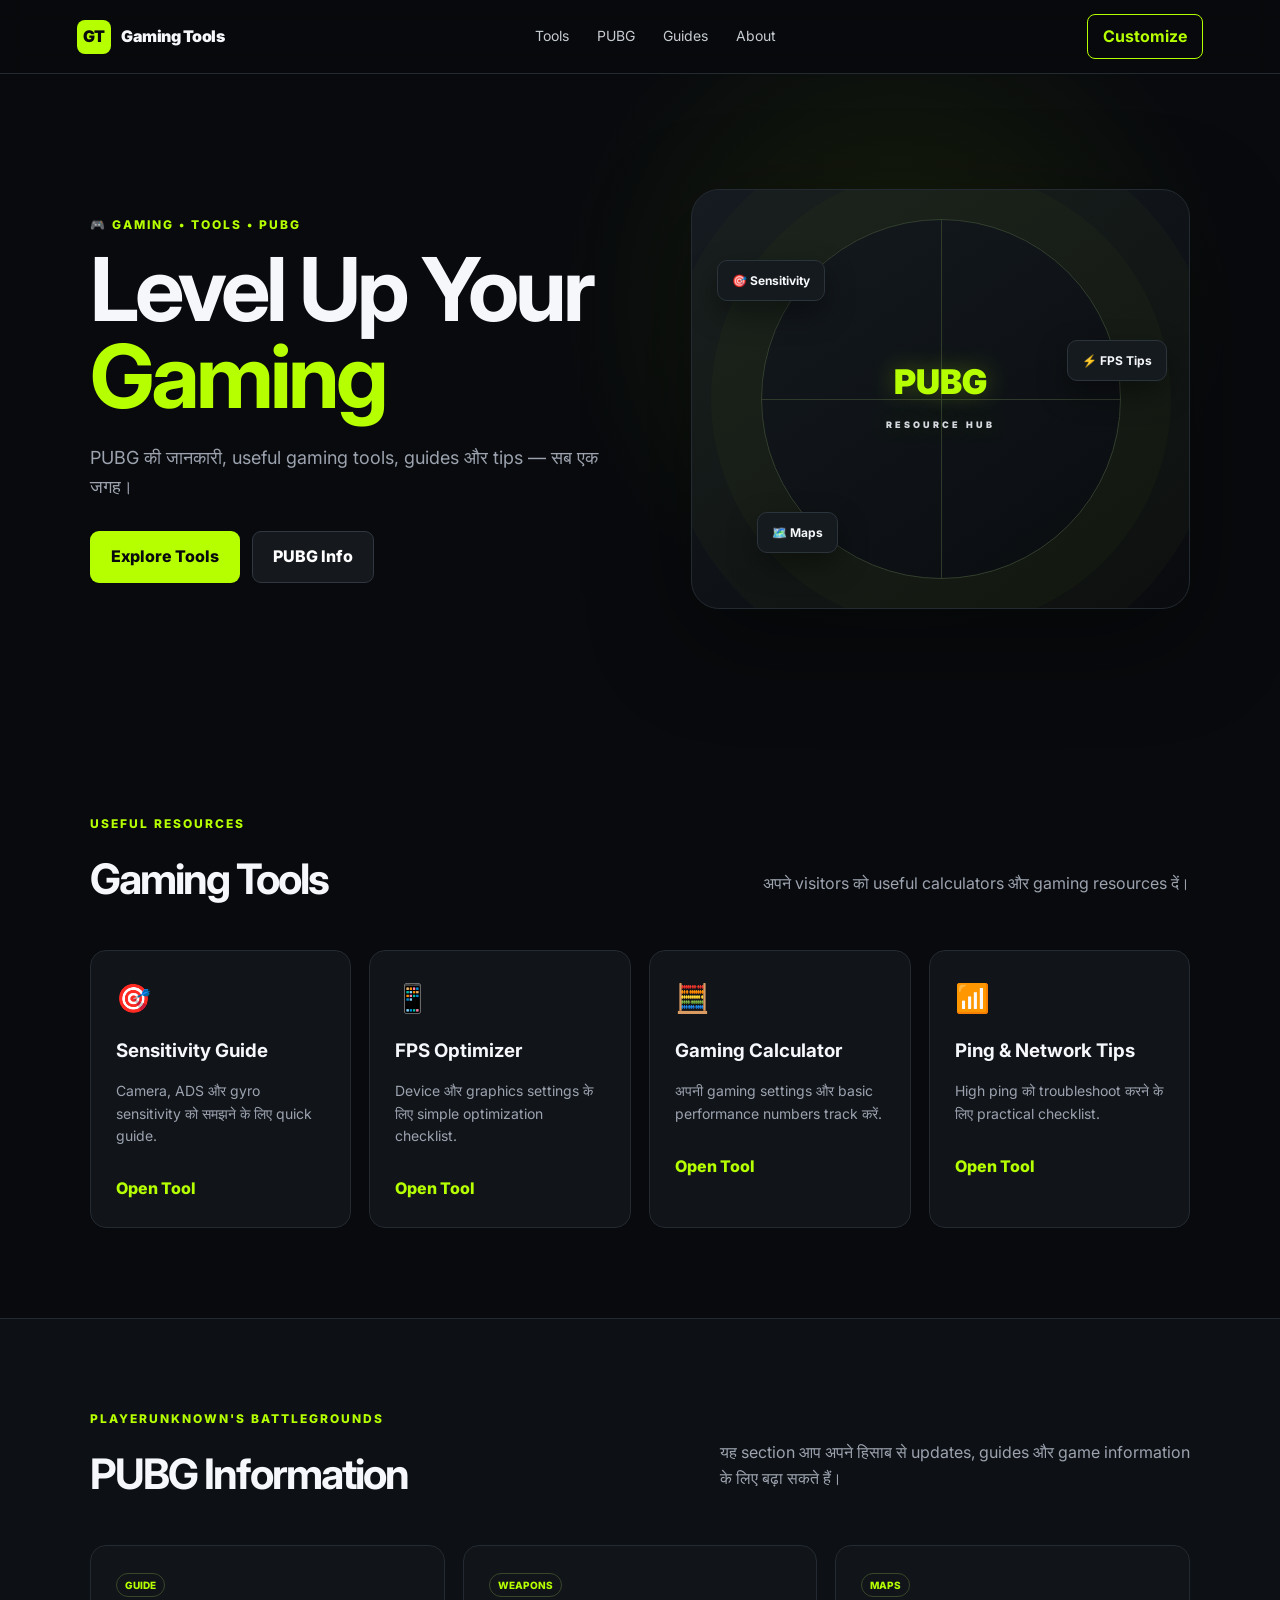
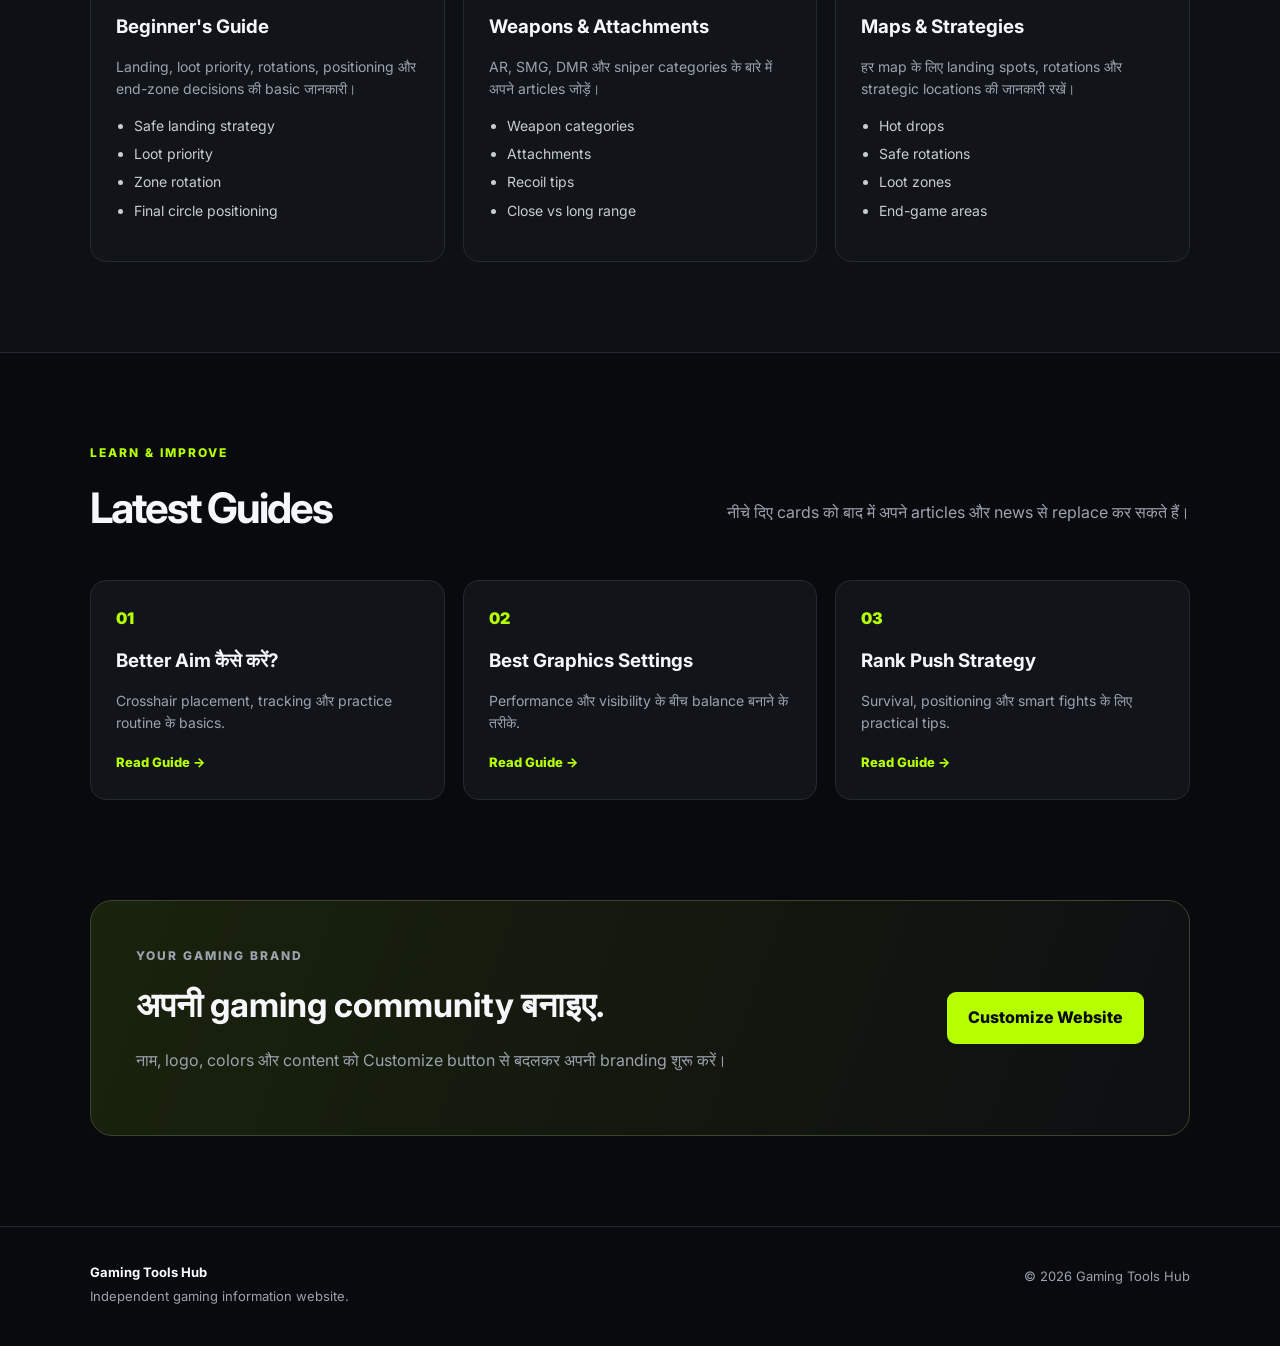
<file: index.html>
<!DOCTYPE html>
<html lang="hi">
<head>
  <meta charset="UTF-8">
  <meta name="viewport" content="width=device-width, initial-scale=1.0">
  <title>Gaming Tools Hub</title>
  <meta name="description" content="PUBG और gaming tools, guides, tips और information का modern gaming hub.">
  <link rel="stylesheet" href="style.css">
</head>
<body>
  <header class="topbar">
    <a class="logo" href="#home"><span>GT</span> Gaming Tools</a>
    <nav>
      <a href="#tools">Tools</a>
      <a href="#pubg">PUBG</a>
      <a href="#guides">Guides</a>
      <a href="#about">About</a>
    </nav>
    <button class="customize-btn" onclick="openCustomizer()">Customize</button>
  </header>

  <main>
    <section class="hero" id="home">
      <div class="hero-copy">
        <p class="eyebrow">🎮 GAMING • TOOLS • PUBG</p>
        <h1>Level Up Your <span>Gaming</span></h1>
        <p class="hero-text">PUBG की जानकारी, useful gaming tools, guides और tips — सब एक जगह।</p>
        <div class="hero-actions">
          <a class="btn primary" href="#tools">Explore Tools</a>
          <a class="btn secondary" href="#pubg">PUBG Info</a>
        </div>
      </div>
      <div class="hero-card">
        <div class="radar"></div>
        <div class="floating f1">🎯 Sensitivity</div>
        <div class="floating f2">⚡ FPS Tips</div>
        <div class="floating f3">🗺️ Maps</div>
        <div class="hero-badge">PUBG<br><small>RESOURCE HUB</small></div>
      </div>
    </section>

    <section class="section" id="tools">
      <div class="section-head">
        <div><p class="eyebrow">USEFUL RESOURCES</p><h2>Gaming Tools</h2></div>
        <p>अपने visitors को useful calculators और gaming resources दें।</p>
      </div>
      <div class="grid cards">
        <article class="card">
          <div class="icon">🎯</div><h3>Sensitivity Guide</h3>
          <p>Camera, ADS और gyro sensitivity को समझने के लिए quick guide.</p>
          <button onclick="showTool('Sensitivity Guide')">Open Tool</button>
        </article>
        <article class="card">
          <div class="icon">📱</div><h3>FPS Optimizer</h3>
          <p>Device और graphics settings के लिए simple optimization checklist.</p>
          <button onclick="showTool('FPS Optimizer')">Open Tool</button>
        </article>
        <article class="card">
          <div class="icon">🧮</div><h3>Gaming Calculator</h3>
          <p>अपनी gaming settings और basic performance numbers track करें.</p>
          <button onclick="showTool('Gaming Calculator')">Open Tool</button>
        </article>
        <article class="card">
          <div class="icon">📶</div><h3>Ping & Network Tips</h3>
          <p>High ping को troubleshoot करने के लिए practical checklist.</p>
          <button onclick="showTool('Network Tips')">Open Tool</button>
        </article>
      </div>
    </section>

    <section class="section dark-section" id="pubg">
      <div class="section-head">
        <div><p class="eyebrow">PLAYERUNKNOWN'S BATTLEGROUNDS</p><h2>PUBG Information</h2></div>
        <p>यह section आप अपने हिसाब से updates, guides और game information के लिए बढ़ा सकते हैं।</p>
      </div>
      <div class="pubg-grid">
        <div class="pubg-panel">
          <span class="tag">GUIDE</span>
          <h3>Beginner's Guide</h3>
          <p>Landing, loot priority, rotations, positioning और end-zone decisions की basic जानकारी।</p>
          <ul><li>Safe landing strategy</li><li>Loot priority</li><li>Zone rotation</li><li>Final circle positioning</li></ul>
        </div>
        <div class="pubg-panel">
          <span class="tag">WEAPONS</span>
          <h3>Weapons & Attachments</h3>
          <p>AR, SMG, DMR और sniper categories के बारे में अपने articles जोड़ें।</p>
          <ul><li>Weapon categories</li><li>Attachments</li><li>Recoil tips</li><li>Close vs long range</li></ul>
        </div>
        <div class="pubg-panel">
          <span class="tag">MAPS</span>
          <h3>Maps & Strategies</h3>
          <p>हर map के लिए landing spots, rotations और strategic locations की जानकारी रखें।</p>
          <ul><li>Hot drops</li><li>Safe rotations</li><li>Loot zones</li><li>End-game areas</li></ul>
        </div>
      </div>
    </section>

    <section class="section" id="guides">
      <div class="section-head">
        <div><p class="eyebrow">LEARN & IMPROVE</p><h2>Latest Guides</h2></div>
        <p>नीचे दिए cards को बाद में अपने articles और news से replace कर सकते हैं।</p>
      </div>
      <div class="grid guides">
        <article class="guide"><span>01</span><h3>Better Aim कैसे करें?</h3><p>Crosshair placement, tracking और practice routine के basics.</p><a href="#">Read Guide →</a></article>
        <article class="guide"><span>02</span><h3>Best Graphics Settings</h3><p>Performance और visibility के बीच balance बनाने के तरीके.</p><a href="#">Read Guide →</a></article>
        <article class="guide"><span>03</span><h3>Rank Push Strategy</h3><p>Survival, positioning और smart fights के लिए practical tips.</p><a href="#">Read Guide →</a></article>
      </div>
    </section>

    <section class="cta" id="about">
      <div><p class="eyebrow">YOUR GAMING BRAND</p><h2>अपनी gaming community बनाइए.</h2><p>नाम, logo, colors और content को Customize button से बदलकर अपनी branding शुरू करें।</p></div>
      <button class="btn primary" onclick="openCustomizer()">Customize Website</button>
    </section>
  </main>

  <footer>
    <div><strong>Gaming Tools Hub</strong><p>Independent gaming information website.</p></div>
    <p>© <span id="year"></span> Gaming Tools Hub</p>
  </footer>

  <div class="modal" id="customizer">
    <div class="modal-box">
      <button class="close" onclick="closeCustomizer()">×</button>
      <p class="eyebrow">NO-CODE STARTER</p><h2>Customize Your Site</h2>
      <label>Website Name<input id="siteName" value="Gaming Tools"></label>
      <label>Hero Heading<input id="heroHeading" value="Level Up Your Gaming"></label>
      <label>Accent Color<input id="accent" type="color" value="#b6ff00"></label>
      <div class="modal-actions">
        <button class="btn secondary" onclick="resetCustom()">Reset</button>
        <button class="btn primary" onclick="saveCustom()">Save Changes</button>
      </div>
      <p class="note">यह starter browser में आपकी customization save करता है। Permanent public changes के लिए बाद में content-management setup जोड़ा जा सकता है।</p>
    </div>
  </div>

  <div class="toast" id="toast"></div>
  <script src="script.js"></script>
</body>
</html>
</file>
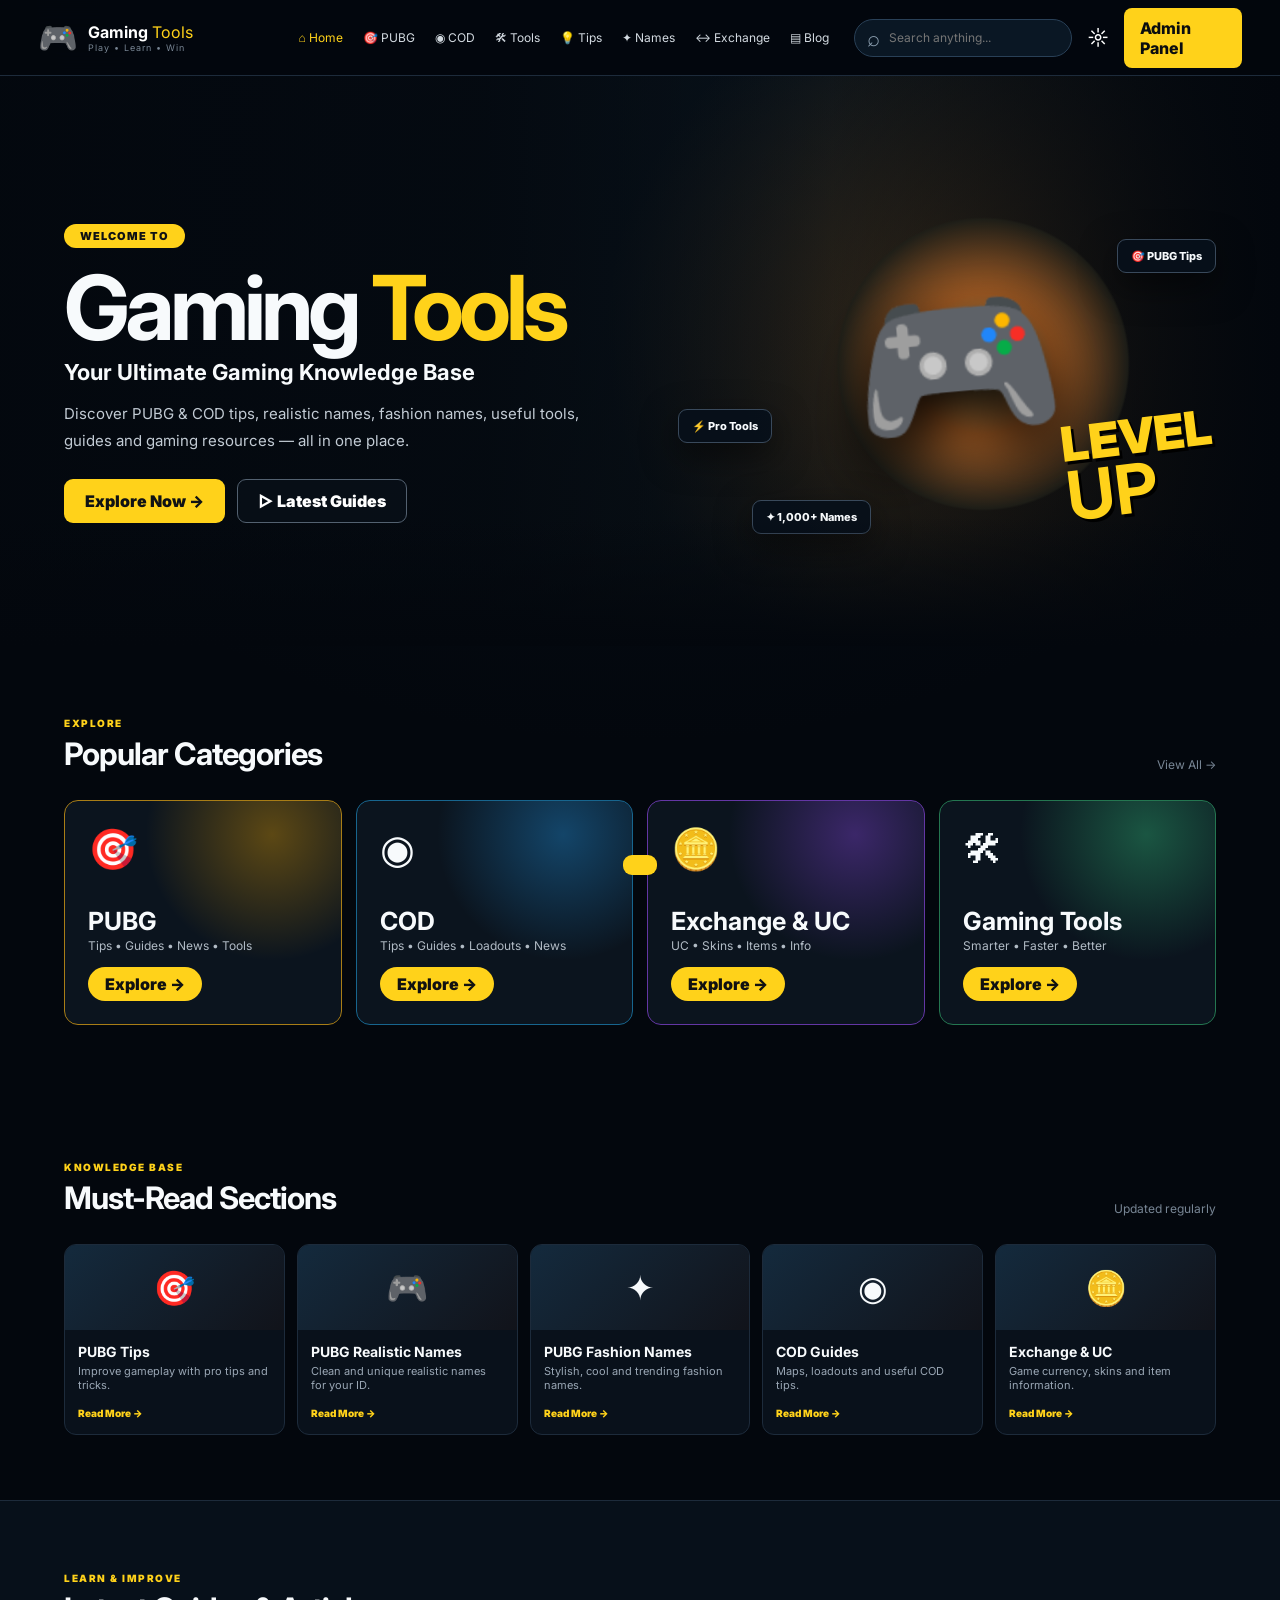
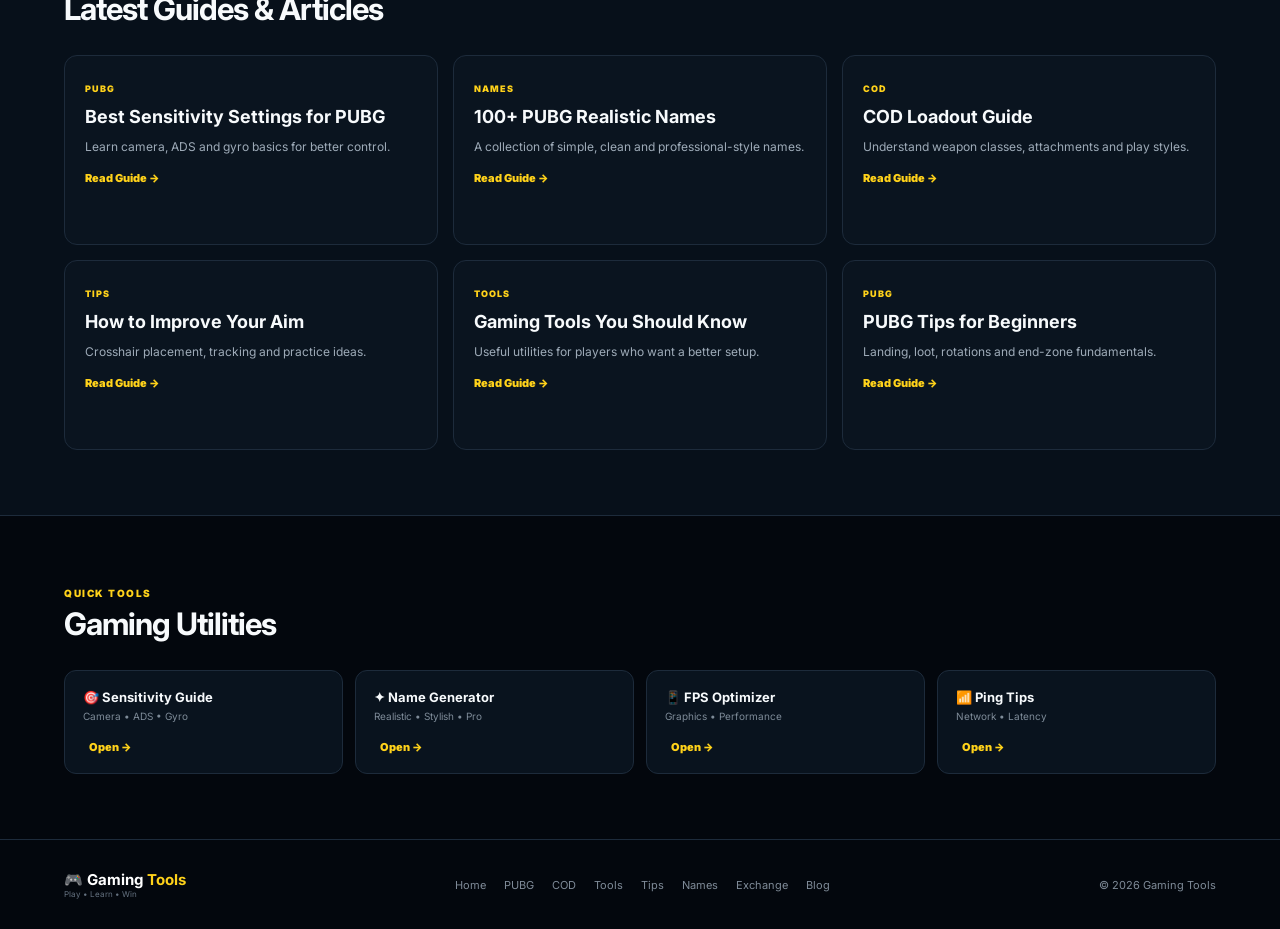
<file: Gaming_Tools_NoCode_Admin_v2/index.html>
<!DOCTYPE html>
<html lang="en">
<head>
<meta charset="UTF-8"><meta name="viewport" content="width=device-width,initial-scale=1">
<title>Gaming Tools — Play • Learn • Win</title>
<meta name="description" content="Gaming knowledge base for PUBG, COD, gaming tips, realistic names, fashion names and tools.">
<link rel="stylesheet" href="style.css">
</head>
<body>
<div class="app">
<header class="nav">
  <a class="brand" href="#"><span class="logo">🎮</span><span><b>Gaming</b> <em>Tools</em><small>Play • Learn • Win</small></span></a>
  <nav>
    <a class="active" href="#home">⌂ Home</a><a href="#pubg">🎯 PUBG</a><a href="#cod">◉ COD</a>
    <a href="#tools">🛠 Tools</a><a href="#tips">💡 Tips</a><a href="#names">✦ Names</a><a href="#exchange">↔ Exchange</a><a href="#blog">▤ Blog</a>
  </nav>
  <div class="nav-right"><div class="search"><span>⌕</span><input id="search" placeholder="Search anything..."></div><button class="iconbtn" onclick="toggleTheme()">☼</button><a class="login" href="admin.html">Admin Panel</a></div>
</header>

<main>
<section id="home" class="hero">
  <div class="hero-content">
    <span class="pill">WELCOME TO</span>
    <h1>Gaming <span>Tools</span></h1>
    <h2>Your Ultimate Gaming Knowledge Base</h2>
    <p>Discover PUBG & COD tips, realistic names, fashion names, useful tools, guides and gaming resources — all in one place.</p>
    <div class="actions"><a class="btn primary" href="#categories">Explore Now →</a><a class="btn outline" href="#blog">▻ Latest Guides</a></div>
  </div>
  <div class="hero-visual">
    <div class="sun"></div><div class="soldier">🎮</div><div class="hero-word">LEVEL<br><b>UP</b></div>
    <div class="float f1">🎯 PUBG Tips</div><div class="float f2">⚡ Pro Tools</div><div class="float f3">✦ 1,000+ Names</div>
  </div>
</section>

<section id="categories" class="section">
<div class="section-title"><div><small>EXPLORE</small><h2>Popular Categories</h2></div><a href="#blog">View All →</a></div>
<div class="feature-grid">
 <article class="feature pubg" id="pubg"><div class="feature-icon">🎯</div><h3>PUBG</h3><p>Tips • Guides • News • Tools</p><button onclick="filterContent('PUBG')">Explore →</button></article>
 <article class="feature cod" id="cod"><div class="feature-icon">◉</div><h3>COD</h3><p>Tips • Guides • Loadouts • News</p><button onclick="filterContent('COD')">Explore →</button></article>
 <article class="feature exchange" id="exchange"><div class="feature-icon">🪙</div><h3>Exchange & UC</h3><p>UC • Skins • Items • Info</p><button onclick="filterContent('EXCHANGE')">Explore →</button></article>
 <article class="feature tools" id="tools"><div class="feature-icon">🛠</div><h3>Gaming Tools</h3><p>Smarter • Faster • Better</p><button onclick="filterContent('TOOLS')">Explore →</button></article>
</div>
</section>

<section id="tips" class="section">
<div class="section-title"><div><small>KNOWLEDGE BASE</small><h2>Must-Read Sections</h2></div><span>Updated regularly</span></div>
<div class="knowledge-grid" id="knowledgeGrid"></div>
</section>

<section id="blog" class="section dark">
<div class="section-title"><div><small>LEARN & IMPROVE</small><h2>Latest Guides & Articles</h2></div><span id="resultCount"></span></div>
<div class="article-grid" id="articleGrid"></div>
</section>

<section class="section tools-area">
<div class="section-title"><div><small>QUICK TOOLS</small><h2>Gaming Utilities</h2></div></div>
<div class="mini-tools" id="toolsGrid"></div>
</section>
</main>

<footer><div class="footer-brand">🎮 <b>Gaming <em>Tools</em></b><small>Play • Learn • Win</small></div><div class="footer-links"><a href="#home">Home</a><a href="#pubg">PUBG</a><a href="#cod">COD</a><a href="#tools">Tools</a><a href="#tips">Tips</a><a href="#names">Names</a><a href="#exchange">Exchange</a><a href="#blog">Blog</a></div><span>© <span id="year"></span> Gaming Tools</span></footer>
</div>

<div class="modal" id="customModal"><div class="modal-box">
<button class="x" onclick="closeAdmin()">×</button><small>CUSTOMIZE YOUR WEBSITE</small><h2>Website Customizer</h2>
<label>Site Name<input id="siteName" value="Gaming Tools"></label>
<label>Tagline<input id="tagline" value="Play • Learn • Win"></label>
<label>Primary Color<input id="color" type="color" value="#ffd21a"></label>
<label>Hero Title<input id="heroTitle" value="Gaming Tools"></label>
<button class="btn primary wide" onclick="saveSettings()">Save Changes</button>
<p class="modal-note">आप नाम, tagline और main color बदल सकते हैं। यह starter आपकी settings browser में save करता है।</p>
</div></div>
<div class="toast" id="toast"></div>
<script src="data.js"></script><script src="app.js"></script>
</body></html>
</file>
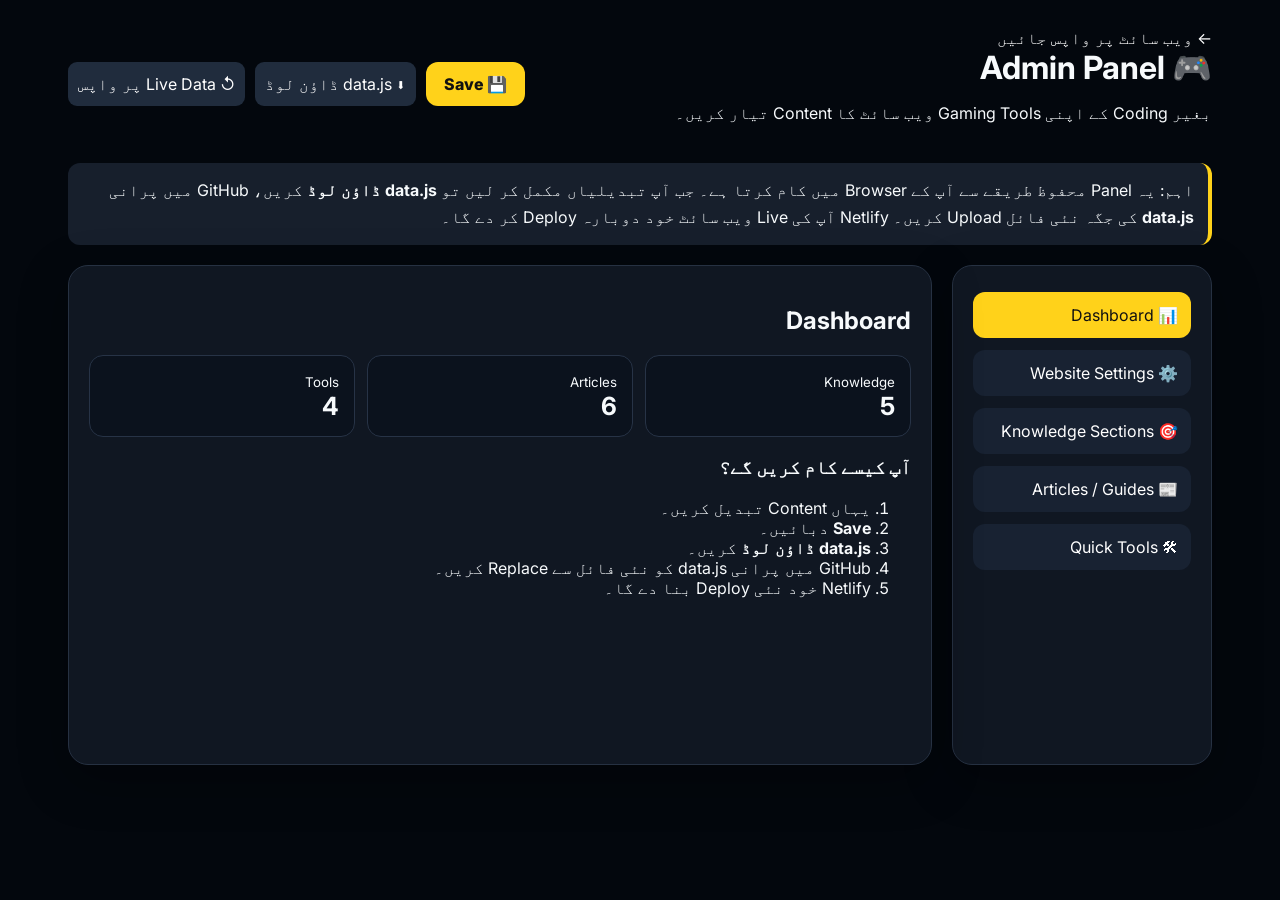
<file: Gaming_Tools_NoCode_Admin_v2/admin.html>
<!DOCTYPE html>
<html lang="ur" dir="rtl">
<head>
<meta charset="UTF-8"><meta name="viewport" content="width=device-width,initial-scale=1">
<title>Gaming Tools — Admin Panel</title>
<link rel="stylesheet" href="style.css">
<style>
body{direction:rtl}.admin-wrap{max-width:1200px;margin:auto;padding:28px}.admin-head{display:flex;gap:16px;align-items:center;justify-content:space-between;margin-bottom:24px}.admin-head h1{margin:0}.admin-actions{display:flex;gap:10px;flex-wrap:wrap}.admin-grid{display:grid;grid-template-columns:260px 1fr;gap:20px}.side,.panel{background:#101722;border:1px solid #263142;border-radius:20px;padding:20px;box-shadow:0 15px 50px #0005}.side button{width:100%;text-align:right;margin:6px 0;padding:13px;border:0;border-radius:12px;background:#182232;color:#fff;cursor:pointer}.side button.active{background:var(--accent);color:#111}.panel{min-height:500px}.tab{display:none}.tab.active{display:block}.form-grid{display:grid;grid-template-columns:repeat(2,minmax(0,1fr));gap:15px}.field{display:flex;flex-direction:column;gap:7px}.field.full{grid-column:1/-1}.field input,.field textarea,.field select{background:#0a1019;border:1px solid #2b3748;color:#fff;border-radius:11px;padding:12px;font:inherit}.field textarea{min-height:110px;resize:vertical}.item{border:1px solid #293547;border-radius:15px;padding:15px;margin:12px 0;background:#0c131e}.item-top{display:flex;justify-content:space-between;gap:10px;align-items:center}.item-actions{display:flex;gap:7px}.smallbtn{border:0;border-radius:9px;padding:8px 10px;cursor:pointer;background:#202c3d;color:#fff}.danger{background:#6d2430}.save{background:var(--accent);color:#111;border:0;border-radius:12px;padding:12px 18px;font-weight:800;cursor:pointer}.note{padding:14px;border-radius:12px;background:#171f2c;border-right:4px solid var(--accent);line-height:1.7}.badge{font-size:12px;padding:5px 9px;border-radius:20px;background:#202b3c;color:#ddd}.preview{display:inline-block;margin-top:10px}.ltr{direction:ltr;text-align:left}.back{color:#fff;text-decoration:none}.stats{display:grid;grid-template-columns:repeat(3,1fr);gap:12px;margin:15px 0}.stat{background:#0b121d;border:1px solid #273346;border-radius:14px;padding:15px}.stat b{display:block;font-size:25px}.empty{text-align:center;padding:30px;color:#9ca8ba}@media(max-width:800px){.admin-grid{grid-template-columns:1fr}.form-grid{grid-template-columns:1fr}.stats{grid-template-columns:1fr}.admin-head{align-items:flex-start;flex-direction:column}}
</style>
</head>
<body>
<div class="admin-wrap">
<header class="admin-head"><div><a class="back" href="index.html">← ویب سائٹ پر واپس جائیں</a><h1>🎮 Admin Panel</h1><p>بغیر Coding کے اپنی Gaming Tools ویب سائٹ کا Content تیار کریں۔</p></div><div class="admin-actions"><button class="save" onclick="saveAll()">💾 Save</button><button class="smallbtn" onclick="downloadData()">⬇ data.js ڈاؤن لوڈ</button><button class="smallbtn" onclick="resetData()">↺ Live Data پر واپس</button></div></header>
<div class="note">اہم: یہ Panel محفوظ طریقے سے آپ کے Browser میں کام کرتا ہے۔ جب آپ تبدیلیاں مکمل کر لیں تو <b>data.js ڈاؤن لوڈ</b> کریں، GitHub میں پرانی <b>data.js</b> کی جگہ نئی فائل Upload کریں۔ Netlify آپ کی Live ویب سائٹ خود دوبارہ Deploy کر دے گا۔</div>
<div class="admin-grid" style="margin-top:20px">
<aside class="side"><button class="active" data-tab="dashboard">📊 Dashboard</button><button data-tab="settings">⚙️ Website Settings</button><button data-tab="knowledge">🎯 Knowledge Sections</button><button data-tab="articles">📰 Articles / Guides</button><button data-tab="tools">🛠 Quick Tools</button></aside>
<main class="panel">
<section id="dashboard" class="tab active"><h2>Dashboard</h2><div class="stats"><div class="stat"><small>Knowledge</small><b id="countKnowledge">0</b></div><div class="stat"><small>Articles</small><b id="countArticles">0</b></div><div class="stat"><small>Tools</small><b id="countTools">0</b></div></div><h3>آپ کیسے کام کریں گے؟</h3><ol><li>یہاں Content تبدیل کریں۔</li><li><b>Save</b> دبائیں۔</li><li><b>data.js ڈاؤن لوڈ</b> کریں۔</li><li>GitHub میں پرانی data.js کو نئی فائل سے Replace کریں۔</li><li>Netlify خود نئی Deploy بنا دے گا۔</li></ol></section>
<section id="settings" class="tab"><h2>Website Settings</h2><div class="form-grid"><label class="field">Website Name<input id="siteName"></label><label class="field">Tagline<input id="tagline"></label><label class="field">Hero Title<input id="heroTitle"></label><label class="field">Primary Color<input id="accent" type="color"></label></div><button class="save" onclick="saveAll()" style="margin-top:18px">Save Settings</button></section>
<section id="knowledge" class="tab"><div class="item-top"><div><h2>Knowledge Sections</h2><p>مثلاً PUBG Tips، Realistic Names، Fashion Names وغیرہ۔</p></div><button class="save" onclick="addKnowledge()">+ نیا Section</button></div><div id="knowledgeList"></div></section>
<section id="articles" class="tab"><div class="item-top"><div><h2>Articles / Guides</h2><p>اپنے PUBG، COD اور Gaming Guides یہاں بنائیں۔</p></div><button class="save" onclick="addArticle()">+ نیا Article</button></div><div id="articleList"></div></section>
<section id="tools" class="tab"><div class="item-top"><div><h2>Quick Tools</h2><p>Homepage پر دکھائے جانے والے چھوٹے Tools manage کریں۔</p></div><button class="save" onclick="addTool()">+ نیا Tool</button></div><div id="toolList"></div></section>
</main></div></div>
<script src="data.js"></script>
<script>
let d=JSON.parse(localStorage.getItem('gtKnowledgeData')||JSON.stringify(DEFAULT_DATA));
d.tools=d.tools||[{title:'Sensitivity Guide',icon:'🎯',text:'Camera • ADS • Gyro'},{title:'Name Generator',icon:'✦',text:'Realistic • Stylish • Pro'},{title:'FPS Optimizer',icon:'📱',text:'Graphics • Performance'},{title:'Ping Tips',icon:'📶',text:'Network • Latency'}];
const $=id=>document.getElementById(id);function esc(s){return String(s??'').replaceAll('&','&amp;').replaceAll('<','&lt;').replaceAll('>','&gt;').replaceAll('"','&quot;')}
function render(){ $('siteName').value=d.settings.siteName;$('tagline').value=d.settings.tagline;$('heroTitle').value=d.settings.heroTitle;$('accent').value=d.settings.accent;$('countKnowledge').textContent=d.knowledge.length;$('countArticles').textContent=d.articles.length;$('countTools').textContent=d.tools.length;
$('knowledgeList').innerHTML=d.knowledge.map((x,i)=>`<div class="item"><div class="item-top"><b>${esc(x.title)}</b><div class="item-actions"><button class="smallbtn" onclick="editKnowledge(${i})">Edit</button><button class="smallbtn danger" onclick="delKnowledge(${i})">Delete</button></div></div><p>${esc(x.text)} <span class="badge">${esc(x.tag)}</span></p></div>`).join('')||'<div class="empty">ابھی کوئی Section نہیں۔</div>';
$('articleList').innerHTML=d.articles.map((x,i)=>`<div class="item"><div class="item-top"><b>${esc(x.title)}</b><div class="item-actions"><button class="smallbtn" onclick="editArticle(${i})">Edit</button><button class="smallbtn danger" onclick="delArticle(${i})">Delete</button></div></div><p>${esc(x.text)} <span class="badge">${esc(x.tag)}</span></p></div>`).join('')||'<div class="empty">ابھی کوئی Article نہیں۔</div>';
$('toolList').innerHTML=d.tools.map((x,i)=>`<div class="item"><div class="item-top"><b>${esc(x.icon)} ${esc(x.title)}</b><div class="item-actions"><button class="smallbtn" onclick="editTool(${i})">Edit</button><button class="smallbtn danger" onclick="delTool(${i})">Delete</button></div></div><p>${esc(x.text)}</p></div>`).join('')||'<div class="empty">ابھی کوئی Tool نہیں۔</div>';
}
function saveAll(){d.settings={siteName:$('siteName').value||'Gaming Tools',tagline:$('tagline').value||'Play • Learn • Win',heroTitle:$('heroTitle').value||'Gaming Tools',accent:$('accent').value||'#ffd21a'};localStorage.setItem('gtKnowledgeData',JSON.stringify(d));render();alert('محفوظ ہو گیا۔ اب data.js ڈاؤن لوڈ کر کے GitHub میں Upload کریں۔')}
function addKnowledge(){let title=prompt('Section کا نام؟','PUBG Tips');if(!title)return;let text=prompt('مختصر وضاحت؟','Useful PUBG tips and guides.');let tag=prompt('Tag؟','PUBG');let icon=prompt('Icon/Emoji؟','🎯');d.knowledge.push({icon,title,text:text||'',tag:tag||'PUBG'});saveAll()}
function editKnowledge(i){let x=d.knowledge[i];x.title=prompt('نام',x.title)||x.title;x.text=prompt('وضاحت',x.text)||x.text;x.tag=prompt('Tag',x.tag)||x.tag;x.icon=prompt('Icon',x.icon)||x.icon;saveAll()}
function delKnowledge(i){if(confirm('یہ Section delete کریں؟')){d.knowledge.splice(i,1);saveAll()}}
function addArticle(){let title=prompt('Article کا Title؟','New PUBG Guide');if(!title)return;let text=prompt('مختصر متن؟','Write your guide summary here.');let tag=prompt('Tag؟','PUBG');d.articles.push({tag:tag||'PUBG',title,text:text||''});saveAll()}
function editArticle(i){let x=d.articles[i];x.title=prompt('Title',x.title)||x.title;x.text=prompt('Text',x.text)||x.text;x.tag=prompt('Tag',x.tag)||x.tag;saveAll()}
function delArticle(i){if(confirm('یہ Article delete کریں؟')){d.articles.splice(i,1);saveAll()}}
function addTool(){let title=prompt('Tool کا نام؟','New Gaming Tool');if(!title)return;let text=prompt('مختصر وضاحت؟','Gaming utility');let icon=prompt('Icon؟','🛠');d.tools.push({title,text:text||'',icon:icon||'🛠'});saveAll()}
function editTool(i){let x=d.tools[i];x.title=prompt('Tool Name',x.title)||x.title;x.text=prompt('Description',x.text)||x.text;x.icon=prompt('Icon',x.icon)||x.icon;saveAll()}
function delTool(i){if(confirm('یہ Tool delete کریں؟')){d.tools.splice(i,1);saveAll()}}
function downloadData(){saveAll();let clean={settings:d.settings,knowledge:d.knowledge,articles:d.articles,tools:d.tools};let js='const DEFAULT_DATA='+JSON.stringify(clean,null,2)+';\n';let blob=new Blob([js],{type:'text/javascript'});let a=document.createElement('a');a.href=URL.createObjectURL(blob);a.download='data.js';a.click();URL.revokeObjectURL(a.href);}
function resetData(){if(confirm('Browser کی custom settings ختم کر کے Live Data استعمال کریں؟')){localStorage.removeItem('gtKnowledgeData');d=JSON.parse(JSON.stringify(DEFAULT_DATA));d.tools=d.tools||[];render()}}
document.querySelectorAll('[data-tab]').forEach(b=>b.onclick=()=>{document.querySelectorAll('.side button').forEach(x=>x.classList.remove('active'));b.classList.add('active');document.querySelectorAll('.tab').forEach(x=>x.classList.remove('active'));$(b.dataset.tab).classList.add('active')});render();
</script>
</body></html>
</file>
<file: style.css>
@import url('https://fonts.googleapis.com/css2?family=Inter:wght@400;500;600;700;800;900&display=swap');
:root{--accent:#b6ff00;--bg:#080a0d;--panel:#11151a;--muted:#9ca3af;--line:#242a31;--white:#f5f7fa}
*{box-sizing:border-box}html{scroll-behavior:smooth}body{margin:0;background:var(--bg);color:var(--white);font-family:Inter,Arial,sans-serif;line-height:1.6}a{color:inherit;text-decoration:none}.topbar{height:74px;padding:0 6%;display:flex;align-items:center;justify-content:space-between;border-bottom:1px solid var(--line);position:sticky;top:0;background:rgba(8,10,13,.92);backdrop-filter:blur(12px);z-index:20}.logo{font-weight:900;letter-spacing:-.5px}.logo span{display:inline-grid;place-items:center;width:34px;height:34px;background:var(--accent);color:#080a0d;border-radius:8px;margin-right:8px}.topbar nav{display:flex;gap:28px;color:#c7ccd2;font-size:14px}.topbar nav a:hover{color:var(--accent)}button,.btn{font:inherit;cursor:pointer}.customize-btn{border:1px solid var(--accent);background:transparent;color:var(--accent);padding:9px 15px;border-radius:8px;font-weight:700}.hero{min-height:650px;padding:90px 7%;display:grid;grid-template-columns:1.05fr .95fr;gap:50px;align-items:center;background:radial-gradient(circle at 70% 35%,rgba(182,255,0,.09),transparent 34%)}.eyebrow{color:var(--accent);font-size:12px;font-weight:800;letter-spacing:2px;margin:0 0 12px}.hero h1{font-size:clamp(48px,7vw,88px);line-height:.98;letter-spacing:-4px;margin:0 0 25px}.hero h1 span{color:var(--accent)}.hero-text{color:var(--muted);font-size:18px;max-width:570px}.hero-actions{display:flex;gap:12px;margin-top:30px}.btn{display:inline-block;border-radius:9px;padding:12px 20px;font-weight:800;border:1px solid transparent}.primary{background:var(--accent);color:#080a0d}.secondary{background:#15191e;border-color:#303740;color:#fff}.hero-card{height:420px;border:1px solid var(--line);border-radius:28px;position:relative;overflow:hidden;background:linear-gradient(145deg,#151b20,#090b0e);box-shadow:0 30px 100px rgba(0,0,0,.4)}.radar{position:absolute;width:360px;height:360px;border:1px solid #34402c;border-radius:50%;left:50%;top:50%;transform:translate(-50%,-50%);box-shadow:0 0 0 50px rgba(182,255,0,.025),0 0 0 100px rgba(182,255,0,.02)}.radar:before,.radar:after{content:"";position:absolute;background:#303a2b}.radar:before{width:100%;height:1px;top:50%}.radar:after{height:100%;width:1px;left:50%}.hero-badge{position:absolute;left:50%;top:50%;transform:translate(-50%,-50%);text-align:center;font-size:34px;font-weight:900;line-height:1;color:var(--accent);text-shadow:0 0 25px rgba(182,255,0,.3)}.hero-badge small{font-size:9px;letter-spacing:3px;color:#d5d9de}.floating{position:absolute;background:#151a1e;border:1px solid #2b333b;padding:10px 14px;border-radius:10px;font-size:12px;font-weight:700;box-shadow:0 12px 30px #0006}.f1{top:70px;left:25px}.f2{right:22px;top:150px}.f3{bottom:55px;left:65px}.section{padding:90px 7%}.section-head{display:flex;justify-content:space-between;gap:30px;align-items:end;margin-bottom:38px}.section-head h2{font-size:42px;letter-spacing:-2px;margin:0}.section-head>p{max-width:470px;color:var(--muted)}.grid{display:grid;gap:18px}.cards{grid-template-columns:repeat(4,1fr)}.card,.guide,.pubg-panel{background:var(--panel);border:1px solid var(--line);border-radius:16px;padding:25px}.card{transition:.2s}.card:hover{transform:translateY(-5px);border-color:#46504a}.icon{font-size:28px}.card h3,.guide h3,.pubg-panel h3{margin:15px 0 8px}.card p,.guide p,.pubg-panel p{color:var(--muted);font-size:14px}.card button{margin-top:15px;background:transparent;border:0;color:var(--accent);font-weight:800;padding:0}.dark-section{background:#0d1115;border-top:1px solid var(--line);border-bottom:1px solid var(--line)}.pubg-grid{display:grid;grid-template-columns:repeat(3,1fr);gap:18px}.tag{font-size:10px;color:var(--accent);border:1px solid #394629;padding:5px 8px;border-radius:20px;font-weight:800}.pubg-panel ul{padding-left:18px;color:#c8cdd2;font-size:14px}.pubg-panel li{margin:6px 0}.guides{grid-template-columns:repeat(3,1fr)}.guide>span{color:var(--accent);font-weight:900}.guide a{color:var(--accent);font-weight:800;font-size:13px}.cta{margin:10px 7% 90px;padding:45px;border-radius:22px;border:1px solid #39452f;background:linear-gradient(110deg,rgba(182,255,0,.1),rgba(255,255,255,.02));display:flex;justify-content:space-between;align-items:center;gap:30px}.cta h2{font-size:34px;margin:0}.cta p{color:var(--muted)}footer{border-top:1px solid var(--line);padding:35px 7%;display:flex;justify-content:space-between;color:var(--muted);font-size:13px}footer strong{color:#fff}footer p{margin:4px 0}.modal{display:none;position:fixed;inset:0;background:#000b;z-index:50;place-items:center;padding:20px}.modal.show{display:grid}.modal-box{width:min(520px,100%);background:#11161b;border:1px solid #303840;border-radius:18px;padding:30px;position:relative}.modal-box h2{margin:0 0 22px;font-size:30px}.close{position:absolute;right:15px;top:10px;border:0;background:transparent;color:#aaa;font-size:28px}.modal label{display:block;font-size:13px;font-weight:700;margin:16px 0}.modal input{display:block;width:100%;margin-top:7px;background:#090c0f;border:1px solid #2c343c;color:#fff;padding:12px;border-radius:8px}.modal input[type=color]{height:46px;padding:4px}.modal-actions{display:flex;justify-content:flex-end;gap:10px;margin-top:25px}.note{font-size:11px;color:#858d96;margin-top:18px}.toast{position:fixed;bottom:25px;right:25px;background:var(--accent);color:#080a0d;padding:12px 16px;border-radius:9px;font-weight:800;display:none;z-index:60}@media(max-width:900px){.hero{grid-template-columns:1fr;padding-top:60px}.cards{grid-template-columns:repeat(2,1fr)}.pubg-grid,.guides{grid-template-columns:1fr}.section-head{display:block}.section-head>p{margin-top:10px}.topbar nav{display:none}}@media(max-width:560px){.cards{grid-template-columns:1fr}.hero{padding-left:5%;padding-right:5%}.section{padding-left:5%;padding-right:5%}.hero-card{height:330px}.radar{width:270px;height:270px}.cta{margin-left:5%;margin-right:5%;display:block}.cta .btn{margin-top:15px}footer{display:block}}
</file>
<file: Gaming_Tools_NoCode_Admin_v2/style.css>
@import url('https://fonts.googleapis.com/css2?family=Inter:wght@400;500;600;700;800;900&display=swap');
:root{--accent:#ffd21a;--blue:#24a7ff;--purple:#9b4dff;--green:#39d98a;--bg:#03070d;--panel:#09111b;--line:#1d2b3b;--muted:#9aa7b5;--white:#f7fafc}
*{box-sizing:border-box}html{scroll-behavior:smooth}body{margin:0;background:var(--bg);color:var(--white);font-family:Inter,Arial,sans-serif}a{text-decoration:none;color:inherit}button,input{font:inherit}.app{min-height:100vh;background:radial-gradient(circle at 50% -10%,#13324a44,transparent 35%)}
.nav{height:76px;padding:0 3%;display:flex;align-items:center;gap:25px;border-bottom:1px solid var(--line);background:#03070df2;backdrop-filter:blur(15px);position:sticky;top:0;z-index:30}.brand{display:flex;align-items:center;gap:10px;min-width:235px}.logo{font-size:32px}.brand b{color:#fff}.brand em{font-style:normal;color:var(--accent)}.brand small{display:block;color:#788594;font-size:9px;letter-spacing:1px}.nav nav{display:flex;gap:20px;align-items:center;flex:1;justify-content:center}.nav nav a{font-size:12px;color:#d3dae1;white-space:nowrap}.nav nav a:hover,.nav nav a.active{color:var(--accent)}.nav-right{display:flex;align-items:center;gap:9px}.search{width:245px;height:38px;border:1px solid #294057;border-radius:22px;background:#0a1724;display:flex;align-items:center;padding:0 12px;gap:7px}.search span{font-size:22px;color:#8da0b1}.search input{border:0;outline:0;background:transparent;color:#fff;width:100%;font-size:12px}.iconbtn{border:0;background:transparent;color:#fff;font-size:21px;cursor:pointer}.login{background:var(--accent);border:0;border-radius:8px;padding:10px 16px;font-weight:800;color:#0b0d0f;cursor:pointer}
.hero{min-height:570px;padding:70px 5% 45px;display:grid;grid-template-columns:1fr 1fr;gap:20px;align-items:center;overflow:hidden;position:relative;background:linear-gradient(90deg,#03070dee 0%,#03070dcc 38%,#03070d55 65%,#03070d 100%),radial-gradient(circle at 75% 45%,#c97c2455,transparent 35%),linear-gradient(135deg,#081421,#0b1720 45%,#11100c)}.hero:after{content:"";position:absolute;inset:auto 0 0;height:130px;background:linear-gradient(transparent,var(--bg));pointer-events:none}.hero-content{position:relative;z-index:2;max-width:650px}.pill{display:inline-block;background:var(--accent);color:#101214;border-radius:20px;padding:5px 16px;font-weight:900;font-size:11px;letter-spacing:1px}.hero h1{font-size:clamp(58px,7vw,92px);line-height:.95;margin:17px 0 8px;letter-spacing:-5px}.hero h1 span{color:var(--accent)}.hero h2{font-size:22px;margin:0 0 12px}.hero p{color:#c2cbd4;max-width:570px;font-size:15px;line-height:1.8}.actions{display:flex;gap:12px;margin-top:25px}.btn{display:inline-block;border-radius:9px;padding:11px 20px;font-weight:900;border:1px solid transparent;cursor:pointer}.primary{background:var(--accent);color:#101214}.outline{background:#09111b99;border-color:#536170;color:#fff}.hero-visual{height:450px;position:relative}.sun{position:absolute;width:330px;height:330px;border-radius:50%;right:12%;top:50px;background:radial-gradient(circle,#ffd37a,#c36c28 30%,#202019 62%,transparent 63%);filter:blur(.2px);opacity:.8}.soldier{position:absolute;right:27%;top:110px;font-size:170px;filter:drop-shadow(0 25px 30px #000);transform:rotate(-5deg)}.hero-word{position:absolute;right:0;bottom:80px;color:#ffd21a;font-size:48px;font-weight:900;line-height:.9;transform:rotate(-7deg);text-shadow:3px 3px #000}.hero-word b{font-size:68px}.float{position:absolute;padding:9px 13px;border:1px solid #39495b;background:#07101aee;border-radius:9px;font-size:11px;font-weight:800;box-shadow:0 12px 35px #0008}.f1{top:90px;right:0}.f2{top:260px;left:5%}.f3{bottom:65px;left:18%}
.section{padding:65px 5%}.section.dark{background:#07101a;border-block:1px solid var(--line)}.section-title{display:flex;justify-content:space-between;align-items:end;margin-bottom:28px}.section-title small{color:var(--accent);font-weight:900;letter-spacing:1.5px;font-size:10px}.section-title h2{font-size:31px;margin:4px 0 0;letter-spacing:-1px}.section-title a,.section-title>span{color:#788695;font-size:12px}.feature-grid{display:grid;grid-template-columns:repeat(4,1fr);gap:14px}.feature{height:225px;border:1px solid var(--line);border-radius:14px;padding:23px;display:flex;flex-direction:column;justify-content:end;position:relative;overflow:hidden;background:#0b141e}.feature:before{content:"";position:absolute;inset:0;background:radial-gradient(circle at 75% 15%,var(--glow),transparent 45%)}.feature>*{position:relative}.feature.pubg{--glow:#ffb00055;border-color:#a87d16}.feature.cod{--glow:#24a7ff55;border-color:#17658e}.feature.exchange{--glow:#9b4dff55;border-color:#6336a4}.feature.tools{--glow:#39d98a55;border-color:#247650}.feature-icon{font-size:40px;margin-bottom:auto}.feature h3{font-size:25px;margin:0}.feature p{color:#b1bbc5;font-size:12px;margin:2px 0 14px}.feature button{width:max-content;border:0;background:var(--accent);color:#111;border-radius:20px;padding:7px 17px;font-weight:900;cursor:pointer}.knowledge-grid{display:grid;grid-template-columns:repeat(5,1fr);gap:12px}.knowledge{min-height:180px;border:1px solid var(--line);border-radius:12px;background:var(--panel);overflow:hidden}.knowledge .thumb{height:85px;display:grid;place-items:center;font-size:34px;background:linear-gradient(135deg,#142a3d,#11131a)}.knowledge div:last-child{padding:13px}.knowledge h3{font-size:14px;margin:0 0 4px}.knowledge p{font-size:11px;color:var(--muted);margin:0 0 9px}.knowledge a{font-size:10px;color:var(--accent);font-weight:900}.article-grid{display:grid;grid-template-columns:repeat(3,1fr);gap:15px}.article{border:1px solid var(--line);background:#0a141f;border-radius:13px;padding:20px;min-height:190px}.article .tag{color:var(--accent);font-size:9px;font-weight:900;letter-spacing:1px}.article h3{margin:10px 0 7px;font-size:18px}.article p{color:#9eabb8;font-size:12px}.article a{color:var(--accent);font-size:11px;font-weight:900}.mini-tools{display:grid;grid-template-columns:repeat(4,1fr);gap:12px}.mini-tools>div{background:#09131e;border:1px solid var(--line);border-radius:12px;padding:18px}.mini-tools b{display:block;font-size:13px}.mini-tools span{display:block;color:#7e8b98;font-size:10px;margin:5px 0 13px}.mini-tools button{border:0;background:transparent;color:var(--accent);font-weight:900;font-size:11px;cursor:pointer}footer{padding:30px 5%;border-top:1px solid var(--line);display:flex;align-items:center;justify-content:space-between;color:#7f8b98;font-size:11px}.footer-brand{color:#fff;font-size:15px}.footer-brand em{font-style:normal;color:var(--accent)}.footer-brand small{display:block;font-size:8px;color:#657280}.footer-links{display:flex;gap:18px}.footer-links a:hover{color:var(--accent)}
.modal{display:none;position:fixed;inset:0;background:#000c;z-index:100;place-items:center;padding:20px}.modal.show{display:grid}.modal-box{width:min(500px,100%);background:#0b141f;border:1px solid #33465a;border-radius:16px;padding:28px;position:relative;box-shadow:0 25px 90px #000}.modal-box>small{color:var(--accent);font-weight:900}.modal-box h2{margin:5px 0 22px}.modal-box label{display:block;font-size:12px;font-weight:800;margin:12px 0}.modal-box input{width:100%;margin-top:5px;padding:10px;border:1px solid #33465a;background:#07101a;color:#fff;border-radius:7px;outline:0}.modal-box input[type=color]{height:43px;padding:3px}.x{position:absolute;right:15px;top:10px;background:transparent;color:#9aa7b5;border:0;font-size:27px;cursor:pointer}.wide{width:100%;margin-top:15px}.modal-note{font-size:10px;color:#73808d}.toast{position:fixed;left:50%;bottom:25px;transform:translateX(-50%);background:var(--accent);color:#111;padding:10px 17px;border-radius:9px;font-size:12px;font-weight:900;z-index:150}
@media(max-width:1150px){.nav nav{gap:11px}.search{width:160px}.feature-grid{grid-template-columns:repeat(2,1fr)}.knowledge-grid{grid-template-columns:repeat(3,1fr)}.mini-tools{grid-template-columns:repeat(2,1fr)}}@media(max-width:800px){.nav{padding:0 4%}.nav nav{display:none}.brand{min-width:0}.search{display:none}.hero{grid-template-columns:1fr;min-height:auto;padding-top:55px}.hero-visual{height:300px}.soldier{font-size:110px;right:30%}.sun{width:230px;height:230px}.hero-word{font-size:35px}.hero-word b{font-size:48px}.feature-grid,.knowledge-grid,.article-grid,.mini-tools{grid-template-columns:1fr}.section{padding:50px 4%}.section-title{display:block}.section-title>a,.section-title>span{display:block;margin-top:8px}footer{display:block}.footer-links{flex-wrap:wrap;margin:15px 0}}
</file>
